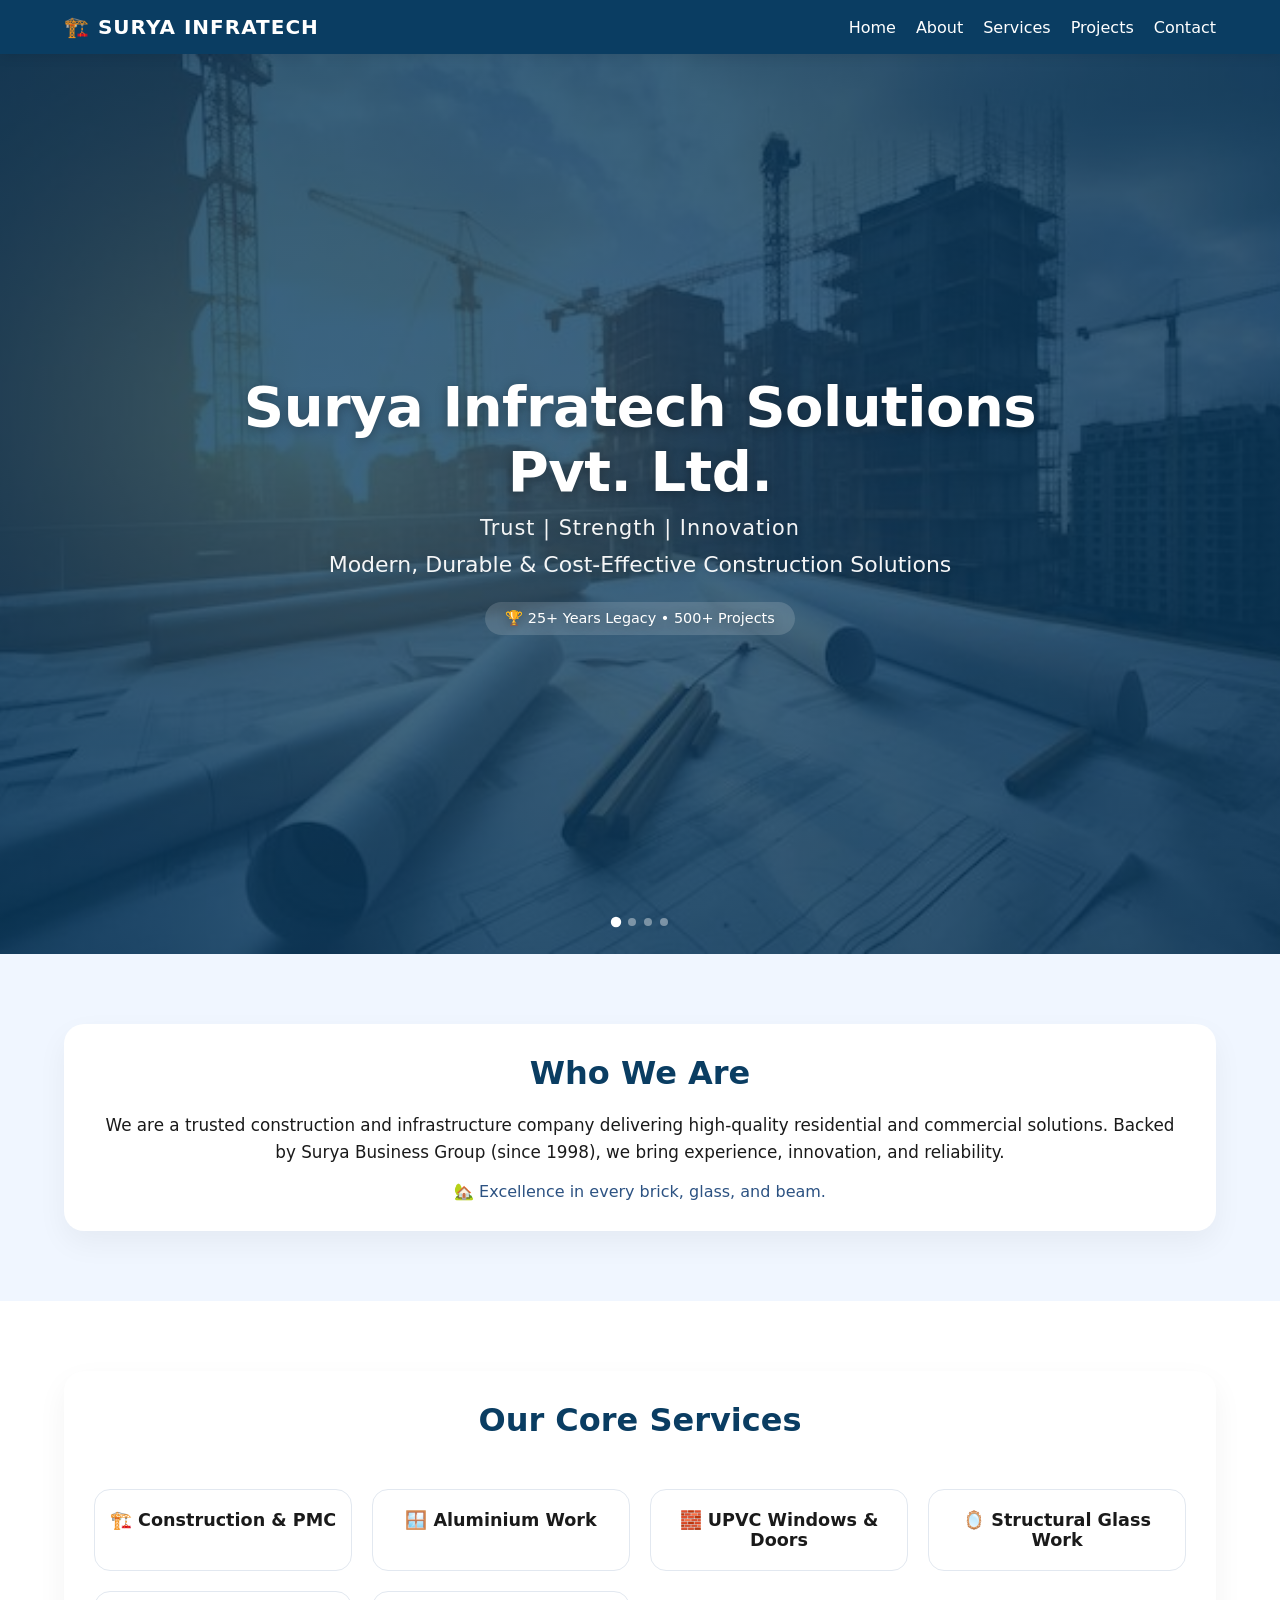
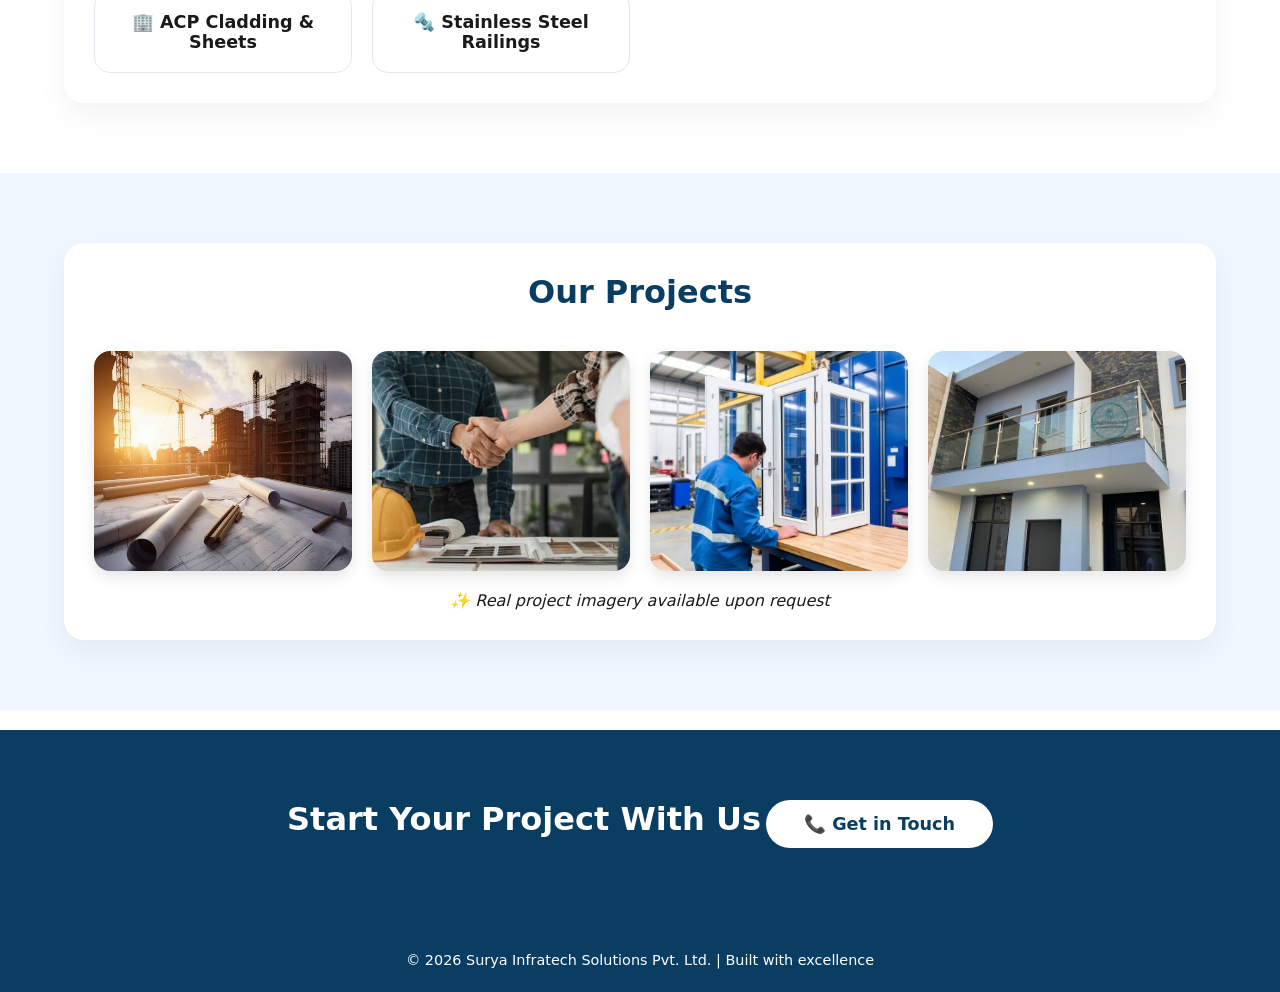
<file: index.html>
<!DOCTYPE html>
<html lang="en">
<head>
<meta charset="UTF-8">
<meta name="viewport" content="width=device-width, initial-scale=1.0, user-scalable=yes">
<title>Surya Infratech Solutions | Construction & Infrastructure</title>

<style>

* { margin: 0; padding: 0; box-sizing: border-box; }

body {
    font-family: 'Segoe UI', system-ui, -apple-system, sans-serif;
    background: #ffffff;
    color: #1a1a1a;
    overflow-x: hidden;
}

/* HEADER */
header {
    position: sticky;
    top: 0;
    background: #0A3D62;
    color: white;
    display: flex;
    justify-content: space-between;
    align-items: center;
    padding: 15px 5%;
    z-index: 1000;
    box-shadow: 0 2px 12px rgba(0,0,0,0.1);
}

.logo { font-size: 20px; font-weight: bold; letter-spacing: 1px; }

nav { display: flex; gap: 20px; }
nav a { color: white; text-decoration: none; font-weight: 500; transition: 0.2s; }
nav a:hover { color: #aad4ff; }

.menu-toggle {
    display: none;
    font-size: 26px;
    background: none;
    color: white;
    border: none;
    cursor: pointer;
}

/* =============================================
   HERO SECTION
   ============================================= */
.hero {
    position: relative;
    min-height: 100vh;
    display: flex;
    align-items: center;
    justify-content: center;
    text-align: center;
    padding: 40px 20px;
    overflow: hidden;
}

/* SLIDESHOW CONTAINER */
.hero-slideshow {
    position: absolute;
    inset: 0;
    z-index: 0;
    background-color: #0A3D62;
}

/* Each slide sits stacked and fades in/out */
.hero-slideshow .slide {
    position: absolute;
    inset: 0;
    background-size: cover;
    background-position: center;
    background-repeat: no-repeat;
    background-color: #0A3D62;
    opacity: 0;
}

/* DARK OVERLAY */
.hero-overlay {
    position: absolute;
    inset: 0;
    background: linear-gradient(135deg, rgba(10,61,98,0.82) 0%, rgba(10,61,98,0.75) 100%);
    z-index: 1;
}

/* HERO TEXT */
.hero-content {
    position: relative;
    z-index: 2;
    max-width: 900px;
    margin: 0 auto;
    color: white;
    text-shadow: 0 2px 12px rgba(0,0,0,0.3);
}

.hero-content h1 {
    font-size: clamp(32px, 6vw, 56px);
    font-weight: 700;
    margin-bottom: 12px;
    letter-spacing: -0.5px;
}

.hero-content p {
    font-size: clamp(16px, 2.5vw, 22px);
    margin-top: 12px;
    font-weight: 500;
    opacity: 0.95;
}

.hero-content p:first-of-type { font-size: 1.3rem; letter-spacing: 1px; }

.trust-badge {
    margin-top: 25px;
    font-weight: 500;
    background: rgba(255,255,255,0.15);
    display: inline-block;
    padding: 8px 20px;
    border-radius: 40px;
    font-size: 0.9rem;
    backdrop-filter: blur(4px);
}

/* SLIDE DOTS */
.slide-dots {
    position: absolute;
    bottom: 28px;
    left: 50%;
    transform: translateX(-50%);
    display: flex;
    gap: 8px;
    z-index: 3;
}

.slide-dots span {
    width: 8px;
    height: 8px;
    border-radius: 50%;
    background: rgba(255,255,255,0.4);
    display: block;
    transition: background 0.3s, transform 0.3s;
}

.slide-dots span.active {
    background: rgba(255,255,255,1);
    transform: scale(1.3);
}

/* SECTIONS */
section:not(.hero):not(.cta) {
    padding: 70px 5%;
    text-align: center;
}

.light { background: #f0f6ff; }

.card {
    background: white;
    padding: 30px;
    border-radius: 20px;
    max-width: 1200px;
    margin: 0 auto;
    box-shadow: 0 12px 30px rgba(0,0,0,0.05);
}

h2 {
    color: #0A3D62;
    margin-bottom: 20px;
    font-size: 2rem;
    display: inline-block;
}

/* SERVICES */
.services ul {
    display: grid;
    grid-template-columns: repeat(auto-fit, minmax(220px, 1fr));
    gap: 20px;
    list-style: none;
    margin-top: 30px;
}

.services li {
    background: #ffffff;
    padding: 20px 12px;
    border-radius: 16px;
    border: 1px solid #e2e8f0;
    font-weight: 600;
    font-size: 1.1rem;
    transition: all 0.2s ease;
}

.services li:hover {
    transform: translateY(-4px);
    border-color: #0A3D62;
    box-shadow: 0 12px 18px rgba(10,61,98,0.12);
}

/* GALLERY */
.gallery {
    display: grid;
    grid-template-columns: repeat(auto-fit, minmax(240px, 1fr));
    gap: 20px;
    margin-top: 20px;
}

.gallery img {
    width: 100%;
    height: 220px;
    object-fit: cover;
    border-radius: 16px;
    transition: all 0.3s;
    box-shadow: 0 6px 14px rgba(0,0,0,0.1);
}

.gallery img:hover {
    transform: scale(1.02);
    box-shadow: 0 15px 28px rgba(0,0,0,0.15);
}

/* CTA */
.cta {
    background: #0A3D62;
    color: white;
    text-align: center;
    padding: 70px 20px;
    margin-top: 20px;
}

.cta h2 { color: white; margin-bottom: 20px; }

.cta a {
    background: #ffffff;
    color: #0A3D62;
    padding: 14px 38px;
    border-radius: 40px;
    text-decoration: none;
    font-weight: bold;
    font-size: 1.1rem;
    display: inline-block;
    transition: 0.25s;
}

.cta a:hover { background: #FFD966; transform: scale(1.02); }

footer {
    background: #0A3D62;
    color: white;
    text-align: center;
    padding: 24px;
    font-size: 0.9rem;
}

/* SCROLL REVEAL */
section:not(.hero) {
    opacity: 0;
    transform: translateY(35px);
    transition: opacity 0.7s ease, transform 0.7s ease;
}

section.show { opacity: 1; transform: translateY(0); }

/* RESPONSIVE */
@media(max-width: 768px) {
    .menu-toggle { display: block; }

    nav {
        display: none;
        flex-direction: column;
        background: #0A3D62;
        width: 100%;
        text-align: center;
        position: absolute;
        top: 70px; left: 0;
        padding: 18px 0;
        gap: 18px;
        border-radius: 0 0 16px 16px;
        box-shadow: 0 12px 18px rgba(0,0,0,0.1);
        z-index: 999;
    }

    nav.active { display: flex; }
    header { flex-wrap: wrap; }
    .hero-content h1 { font-size: 2rem; }
    .hero-content p  { font-size: 1rem; }
    .gallery img { height: 180px; }
    .card { padding: 24px 16px; }
}

</style>
</head>

<body>

<header>
    <div class="logo">🏗️ SURYA INFRATECH</div>
    <button class="menu-toggle" aria-label="Menu">☰</button>
    <nav>
        <a href="#">Home</a>
        <a href="about.html">About</a>
        <a href="#">Services</a>
        <a href="#">Projects</a>
        <a href="contact.html">Contact</a>
    </nav>
</header>

<!-- HERO SECTION -->
<section class="hero">

    <!-- ✅ SLIDESHOW BACKGROUND
         Put your images in the "images/" folder.
         Add or remove <div class="slide"> lines as needed.
         The JS below will auto-handle timing for any number of slides.
    -->
    <div class="hero-slideshow" id="heroSlideshow">
        <div class="slide" style="background-image: url('images/image1.jpg');"></div>
        <div class="slide" style="background-image: url('images/image2.jpg');"></div>
        <div class="slide" style="background-image: url('images/image3.jpg');"></div>
        <div class="slide" style="background-image: url('images/image4.jpg');"></div>
        <!-- Add more slides here:
        <div class="slide" style="background-image: url('images/image5.jpg');"></div>
        -->
    </div>

    <!-- DARK OVERLAY -->
    <div class="hero-overlay"></div>

    <!-- HERO TEXT — unchanged -->
    <div class="hero-content">
        <h1>Surya Infratech Solutions Pvt. Ltd.</h1>
        <p>Trust | Strength | Innovation</p>
        <p>Modern, Durable & Cost-Effective Construction Solutions</p>
        <div class="trust-badge">🏆 25+ Years Legacy • 500+ Projects</div>
    </div>

    <!-- SLIDE INDICATOR DOTS (auto-generated by JS) -->
    <div class="slide-dots" id="slideDots"></div>

</section>

<!-- ABOUT -->
<section class="light">
    <div class="card">
        <h2>Who We Are</h2>
        <p style="line-height:1.6; font-size:1.05rem;">
            We are a trusted construction and infrastructure company delivering high-quality residential
            and commercial solutions. Backed by Surya Business Group (since 1998), we bring experience,
            innovation, and reliability.
        </p>
        <p style="margin-top:16px; color:#2c5282;">🏡 Excellence in every brick, glass, and beam.</p>
    </div>
</section>

<!-- SERVICES -->
<section>
    <div class="card services">
        <h2>Our Core Services</h2>
        <ul>
            <li>🏗️ Construction & PMC</li>
            <li>🪟 Aluminium Work</li>
            <li>🧱 UPVC Windows & Doors</li>
            <li>🪞 Structural Glass Work</li>
            <li>🏢 ACP Cladding & Sheets</li>
            <li>🔩 Stainless Steel Railings</li>
        </ul>
    </div>
</section>

<!-- GALLERY -->
<section class="light">
    <div class="card">
        <h2>Our Projects</h2>
        <div class="gallery">
            <img src="images/image1.jpg" alt="Modern Facade"
                 onerror="this.src='data:image/svg+xml,%3Csvg xmlns=%22http://www.w3.org/2000/svg%22 viewBox=%220 0 400 300%22%3E%3Crect width=%22400%22 height=%22300%22 fill=%22%2334495e%22/%3E%3Ctext x=%2250%25%22 y=%2250%25%22 font-size=%2218%22 fill=%22white%22 text-anchor=%22middle%22 dy=%22.3em%22%3EModern Facade%3C/text%3E%3C/svg%3E'">
            <img src="images/image2.jpg" alt="Aluminium Work"
                 onerror="this.src='data:image/svg+xml,%3Csvg xmlns=%22http://www.w3.org/2000/svg%22 viewBox=%220 0 400 300%22%3E%3Crect width=%22400%22 height=%22300%22 fill=%22%231e4a6e%22/%3E%3Ctext x=%2250%25%22 y=%2250%25%22 font-size=%2218%22 fill=%22white%22 text-anchor=%22middle%22 dy=%22.3em%22%3EAluminium Work%3C/text%3E%3C/svg%3E'">
            <img src="images/image3.jpg" alt="UPVC Windows"
                 onerror="this.src='data:image/svg+xml,%3Csvg xmlns=%22http://www.w3.org/2000/svg%22 viewBox=%220 0 400 300%22%3E%3Crect width=%22400%22 height=%22300%22 fill=%22%232a5f7a%22/%3E%3Ctext x=%2250%25%22 y=%2250%25%22 font-size=%2218%22 fill=%22white%22 text-anchor=%22middle%22 dy=%22.3em%22%3EUPVC Windows%3C/text%3E%3C/svg%3E'">
            <img src="images/image4.jpg" alt="Glass &amp; Railing"
                 onerror="this.src='data:image/svg+xml,%3Csvg xmlns=%22http://www.w3.org/2000/svg%22 viewBox=%220 0 400 300%22%3E%3Crect width=%22400%22 height=%22300%22 fill=%22%233d6e8c%22/%3E%3Ctext x=%2250%25%22 y=%2250%25%22 font-size=%2218%22 fill=%22white%22 text-anchor=%22middle%22 dy=%22.3em%22%3EGlass %26 Railing%3C/text%3E%3C/svg%3E'">
        </div>
        <p style="margin-top:20px; font-style:italic;">✨ Real project imagery available upon request</p>
    </div>
</section>

<!-- CTA -->
<section class="cta">
    <h2>Start Your Project With Us</h2>
    <a href="#">📞 Get in Touch</a>
</section>

<footer>
    <p>© 2026 Surya Infratech Solutions Pvt. Ltd. | Built with excellence</p>
</footer>

<script>
// ── Mobile Menu ──
const menuBtn = document.querySelector(".menu-toggle");
const navMenu = document.querySelector("nav");
if (menuBtn && navMenu) {
    menuBtn.addEventListener("click", (e) => {
        e.stopPropagation();
        navMenu.classList.toggle("active");
    });
    document.querySelectorAll("nav a").forEach(l => l.addEventListener("click", () => navMenu.classList.remove("active")));
    document.addEventListener("click", (e) => {
        if (!navMenu.contains(e.target) && !menuBtn.contains(e.target)) navMenu.classList.remove("active");
    });
}

// ── Scroll Reveal ──
const revealSections = () => {
    document.querySelectorAll("section:not(.hero)").forEach(sec => {
        if (sec.getBoundingClientRect().top < (window.innerHeight || document.documentElement.clientHeight) - 80) {
            sec.classList.add("show");
        }
    });
};
window.addEventListener("scroll", revealSections);
setTimeout(revealSections, 150);

// ── Hero Slideshow ──
(function () {
    const slides    = Array.from(document.querySelectorAll(".hero-slideshow .slide"));
    const dotsWrap  = document.getElementById("slideDots");
    const count     = slides.length;
    if (!count) return;

    const INTERVAL  = 5000;  // ms each slide stays visible (change to taste)
    const FADE      = 1000;  // ms fade transition

    // Build dots
    const dots = slides.map(() => {
        const d = document.createElement("span");
        dotsWrap.appendChild(d);
        return d;
    });

    // Apply CSS transition to each slide
    slides.forEach(s => {
        s.style.transition = `opacity ${FADE}ms ease-in-out`;
    });

    let current = 0;

    function showSlide(idx) {
        slides[current].style.opacity = "0";
        dots[current].classList.remove("active");
        current = idx;
        slides[current].style.opacity = "1";
        dots[current].classList.add("active");
    }

    // Show first slide immediately
    showSlide(0);

    // Auto-advance
    setInterval(() => {
        showSlide((current + 1) % count);
    }, INTERVAL);

    // Click dots to jump
    dots.forEach((dot, i) => {
        dot.style.cursor = "pointer";
        dot.addEventListener("click", () => showSlide(i));
    });

    console.log(`✅ Slideshow ready — ${count} slides, ${INTERVAL / 1000}s interval`);
})();
</script>

</body>
</html>
</file>
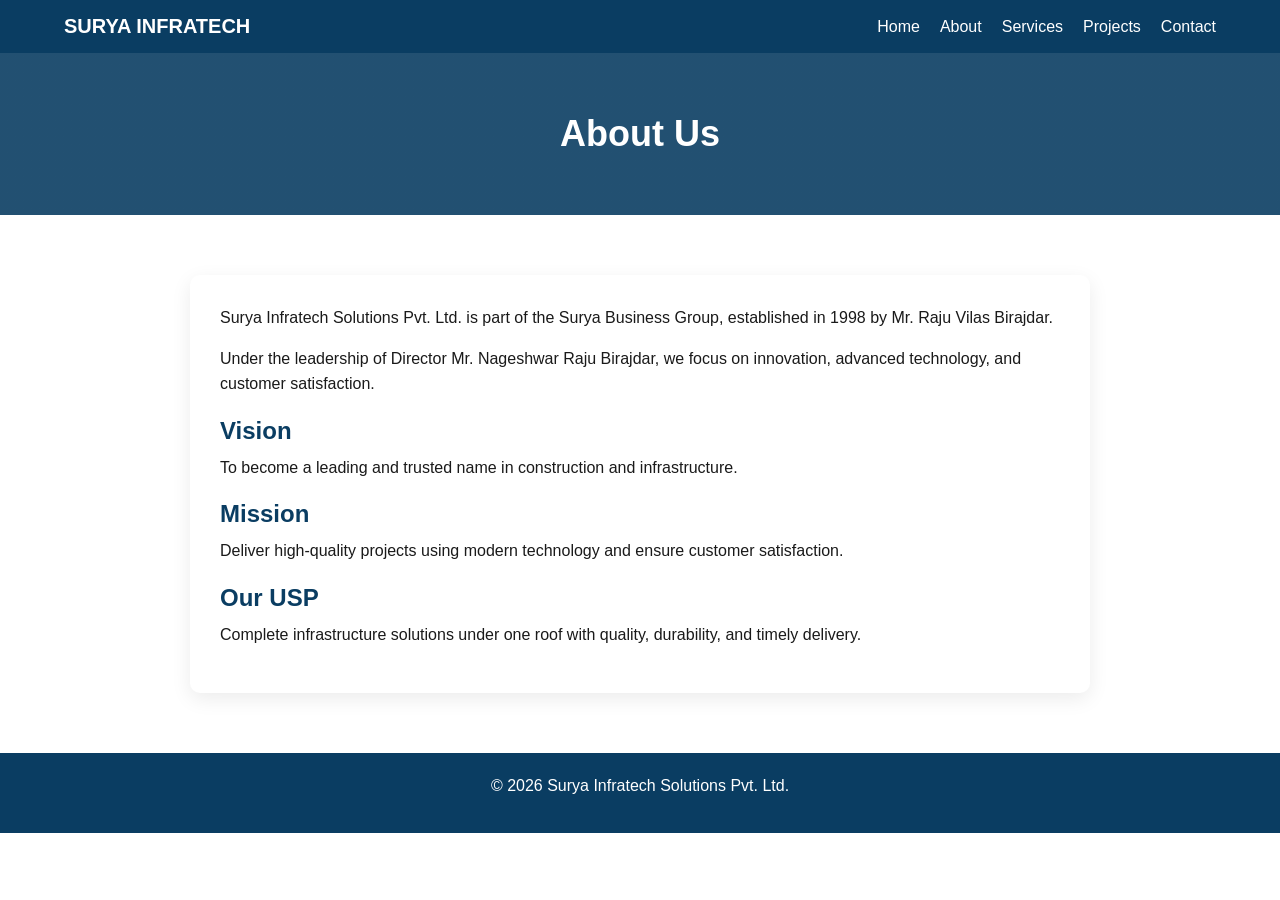
<file: about.html>
<!DOCTYPE html>
<html lang="en">
<head>
<meta charset="UTF-8">
<title>About - Surya Infratech</title>
<meta name="viewport" content="width=device-width, initial-scale=1.0">

<style>

/* RESET */
* {
    margin: 0;
    padding: 0;
    box-sizing: border-box;
}

/* BODY */
body {
    font-family: 'Segoe UI', sans-serif;
    background: #ffffff;
    color: #1a1a1a;
}

/* HEADER */
header {
    position: sticky;
    top: 0;
    background: #0A3D62;
    color: white;
    display: flex;
    justify-content: space-between;
    align-items: center;
    padding: 15px 5%;
}

.logo {
    font-size: 20px;
    font-weight: bold;
}

/* NAV */
nav {
    display: flex;
    gap: 20px;
}

nav a {
    color: white;
    text-decoration: none;
}

nav a:hover {
    color: #aad4ff;
}

/* MOBILE MENU */
.menu-toggle {
    display: none;
    font-size: 24px;
    background: none;
    color: white;
    border: none;
}

/* HERO (PAGE HEADER) */
.page-hero {
    background: linear-gradient(rgba(10,61,98,0.9), rgba(10,61,98,0.9));
    color: white;
    text-align: center;
    padding: 60px 20px;
}

.page-hero h1 {
    font-size: 36px;
}

/* SECTION */
section {
    padding: 60px 5%;
}

/* CARD */
.card {
    max-width: 900px;
    margin: auto;
    background: white;
    padding: 30px;
    border-radius: 10px;
    box-shadow: 0 6px 20px rgba(0,0,0,0.08);
}

/* HEADINGS */
h2 {
    color: #0A3D62;
    margin-top: 20px;
    margin-bottom: 10px;
}

/* TEXT */
p {
    margin-bottom: 15px;
    line-height: 1.6;
}

/* FOOTER */
footer {
    background: #0A3D62;
    color: white;
    text-align: center;
    padding: 20px;
}

/* MOBILE */
@media(max-width:768px){

    .menu-toggle {
        display: block;
    }

    nav {
        display: none;
        flex-direction: column;
        background: #0A3D62;
        width: 100%;
        text-align: center;
        margin-top: 10px;
    }

    nav.active {
        display: flex;
    }

    header {
        flex-wrap: wrap;
    }

}

</style>
</head>

<body>

<header>
    <div class="logo">SURYA INFRATECH</div>

    <button class="menu-toggle">☰</button>

    <nav>
        <a href="index.html">Home</a>
        <a href="about.html">About</a>
        <a href="services.html">Services</a>
        <a href="projects.html">Projects</a>
        <a href="contact.html">Contact</a>
    </nav>
</header>

<!-- PAGE TITLE -->
<section class="page-hero">
    <h1>About Us</h1>
</section>

<!-- ABOUT CONTENT -->
<section>
    <div class="card">

        <p>
        Surya Infratech Solutions Pvt. Ltd. is part of the Surya Business Group, established in 1998 by Mr. Raju Vilas Birajdar.
        </p>

        <p>
        Under the leadership of Director Mr. Nageshwar Raju Birajdar, we focus on innovation, advanced technology, and customer satisfaction.
        </p>

        <h2>Vision</h2>
        <p>
        To become a leading and trusted name in construction and infrastructure.
        </p>

        <h2>Mission</h2>
        <p>
        Deliver high-quality projects using modern technology and ensure customer satisfaction.
        </p>

        <h2>Our USP</h2>
        <p>
        Complete infrastructure solutions under one roof with quality, durability, and timely delivery.
        </p>

    </div>
</section>

<footer>
    <p>© 2026 Surya Infratech Solutions Pvt. Ltd.</p>
</footer>

<script>

// MOBILE MENU
document.querySelector(".menu-toggle").onclick = function(){
    document.querySelector("nav").classList.toggle("active");
};

</script>

</body>
</html>
</file>
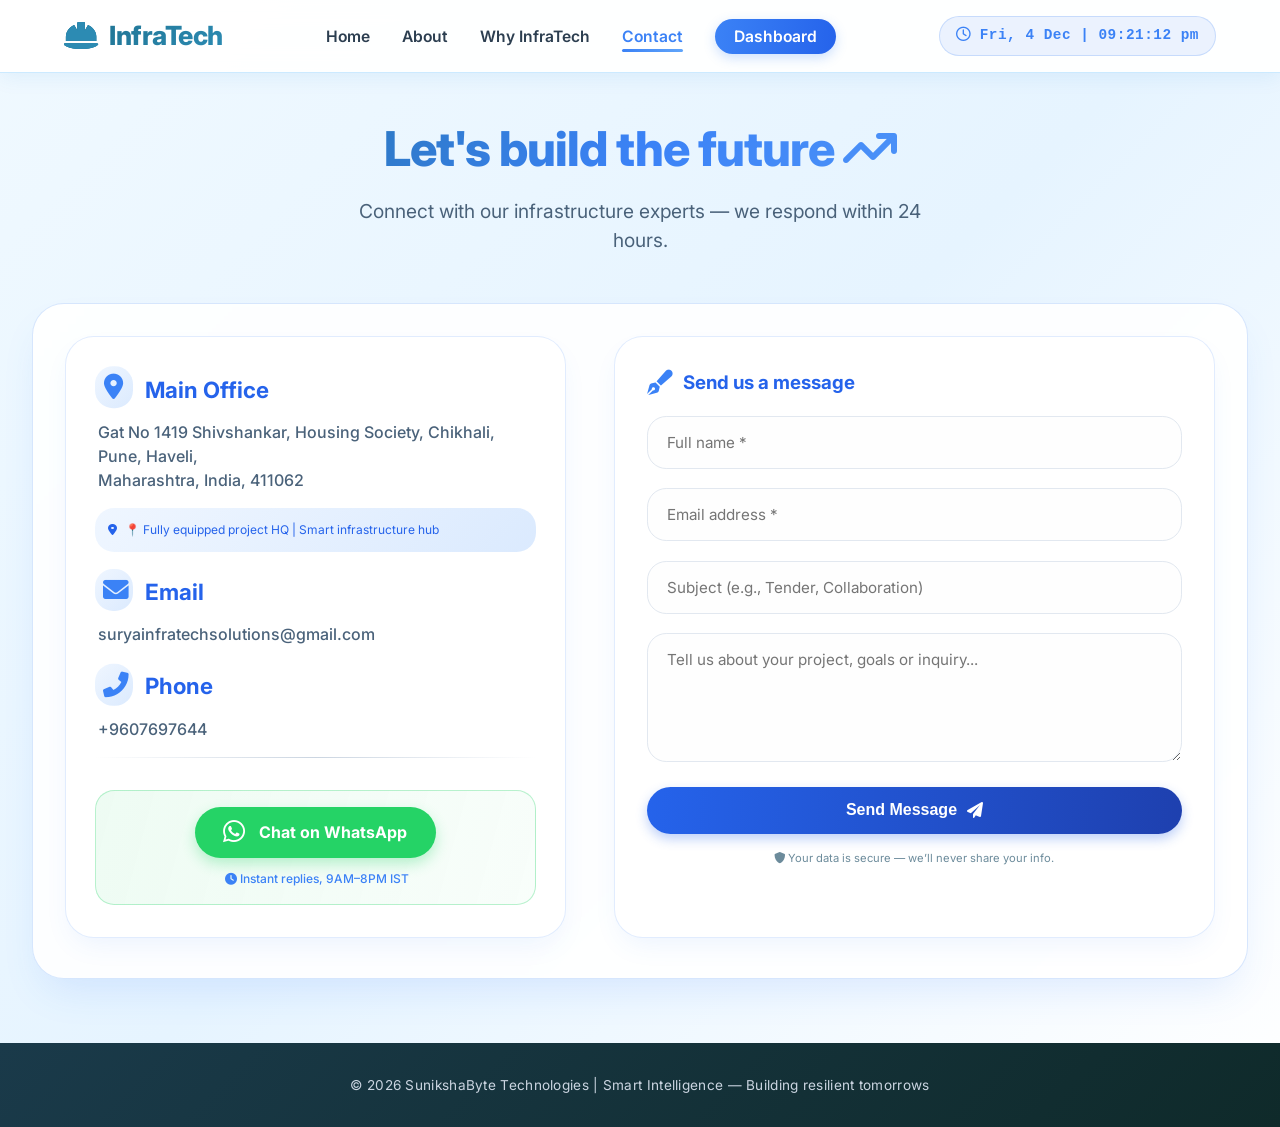
<file: contact.html>
<!DOCTYPE html>
<html lang="en">
<head>
    <meta charset="UTF-8">
    <meta name="viewport" content="width=device-width, initial-scale=1.0, user-scalable=yes">
    <title>InfraTech | Contact & Connect</title>
    <!-- Google Fonts + Font Awesome -->
    <link href="https://fonts.googleapis.com/css2?family=Inter:opsz,wght@14..32,300;14..32,400;14..32,600;14..32,700;14..32,800&display=swap" rel="stylesheet">
    <link rel="stylesheet" href="https://cdnjs.cloudflare.com/ajax/libs/font-awesome/6.0.0-beta3/css/all.min.css">
    <!-- AOS Library (Animate on Scroll) -->
    <link href="https://unpkg.com/aos@2.3.1/dist/aos.css" rel="stylesheet">
    <style>
        * {
            margin: 0;
            padding: 0;
            box-sizing: border-box;
        }

        body {
            font-family: 'Inter', sans-serif;
            background: linear-gradient(135deg, #f0f9ff 0%, #e6f4ff 50%, #ffffff 100%);
            color: #1e2a3e;
            line-height: 1.5;
            overflow-x: hidden;
        }

        /* modern navbar with glass morphism - sky blue theme */
        .navbar {
            display: flex;
            justify-content: space-between;
            align-items: center;
            padding: 1rem 5%;
            background: rgba(255, 255, 255, 0.95);
            backdrop-filter: blur(12px);
            box-shadow: 0 4px 20px rgba(0, 120, 200, 0.08);
            position: sticky;
            top: 0;
            z-index: 1000;
            transition: all 0.3s ease;
            border-bottom: 1px solid rgba(0, 150, 255, 0.2);
        }

        .logo {
            display: flex;
            align-items: center;
            gap: 12px;
            font-size: 1.65rem;
            font-weight: 800;
            letter-spacing: -0.02em;
            background: linear-gradient(135deg, #1e6f8c, #2c8bb3);
            -webkit-background-clip: text;
            background-clip: text;
            color: transparent;
        }

        .logo i {
            background: linear-gradient(145deg, #1e6f8c, #2c8bb3);
            -webkit-background-clip: text;
            background-clip: text;
            color: #2c8bb3;
            font-size: 1.9rem;
        }

        .nav-links {
            display: flex;
            gap: 2rem;
            list-style: none;
            align-items: center;
        }

        .nav-links a {
            text-decoration: none;
            font-weight: 600;
            color: #2c3e50;
            transition: 0.25s ease;
            font-size: 0.98rem;
            position: relative;
        }

        .nav-links a:not(.btn-dashboard):after {
            content: '';
            position: absolute;
            bottom: -6px;
            left: 0;
            width: 0%;
            height: 2.5px;
            background: linear-gradient(90deg, #3b82f6, #60a5fa);
            transition: width 0.3s ease;
            border-radius: 4px;
        }

        .nav-links a:hover:after,
        .nav-links a.active:after {
            width: 100%;
        }

        .nav-links a.active {
            color: #3b82f6;
        }

        .btn-dashboard {
            background: linear-gradient(95deg, #3b82f6, #2563eb);
            padding: 0.5rem 1.2rem;
            border-radius: 40px;
            color: white !important;
            box-shadow: 0 4px 12px rgba(59, 130, 246, 0.25);
            transition: transform 0.2s, box-shadow 0.2s;
        }

        .btn-dashboard:hover {
            transform: translateY(-2px);
            box-shadow: 0 8px 20px rgba(59, 130, 246, 0.35);
        }

        .live-clock {
            background: rgba(59, 130, 246, 0.1);
            padding: 0.5rem 1rem;
            border-radius: 60px;
            font-family: monospace;
            font-weight: 600;
            font-size: 0.9rem;
            color: #3b82f6;
            letter-spacing: 0.5px;
            backdrop-filter: blur(4px);
            border: 1px solid rgba(59, 130, 246, 0.2);
        }

        /* page container */
        .page-container {
            max-width: 1280px;
            margin: 2.5rem auto;
            padding: 0 2rem;
        }

        .page-header {
            text-align: center;
            margin-bottom: 3rem;
        }

        .page-header h1 {
            font-size: 3rem;
            font-weight: 800;
            background: linear-gradient(125deg, #1e6f8c, #3b82f6, #60a5fa);
            -webkit-background-clip: text;
            background-clip: text;
            color: transparent;
            letter-spacing: -0.02em;
            animation: fadeSlideUp 0.7s ease-out;
        }

        .page-header p {
            font-size: 1.2rem;
            color: #4a627a;
            margin-top: 0.8rem;
            max-width: 600px;
            margin-left: auto;
            margin-right: auto;
            animation: fadeSlideUp 0.7s 0.1s backwards;
        }

        /* contact grid modern - sky blue theme */
        .contact-grid {
            display: grid;
            grid-template-columns: 1fr 1.2fr;
            gap: 3rem;
            background: rgba(255, 255, 255, 0.9);
            backdrop-filter: blur(2px);
            border-radius: 2rem;
            padding: 2rem 2rem 2.5rem;
            box-shadow: 0 20px 40px -12px rgba(59, 130, 246, 0.15);
            border: 1px solid rgba(59, 130, 246, 0.2);
            transition: all 0.3s;
        }

        /* left side - professional info cards */
        .contact-info {
            background: white;
            border-radius: 1.8rem;
            padding: 2rem 1.8rem;
            box-shadow: 0 12px 28px -8px rgba(59, 130, 246, 0.1);
            transition: transform 0.4s ease, box-shadow 0.4s ease;
            border: 1px solid rgba(59, 130, 246, 0.15);
            position: relative;
            overflow: hidden;
        }

        .contact-info::before {
            content: '';
            position: absolute;
            top: 0;
            left: 0;
            right: 0;
            height: 4px;
            background: linear-gradient(90deg, #3b82f6, #60a5fa, #93c5fd);
            border-radius: 1.8rem 1.8rem 0 0;
            transform: scaleX(0);
            transition: transform 0.4s ease;
        }

        .contact-info:hover::before {
            transform: scaleX(1);
        }

        .contact-info:hover {
            transform: translateY(-6px);
            box-shadow: 0 24px 40px -12px rgba(59, 130, 246, 0.2);
            border-color: rgba(59, 130, 246, 0.3);
        }

        .contact-info h3 {
            font-size: 1.4rem;
            margin: 1.2rem 0 0.6rem 0;
            display: flex;
            align-items: center;
            gap: 12px;
            color: #2563eb;
        }

        .contact-info h3:first-of-type {
            margin-top: 0;
        }

        .contact-info h3 i {
            font-size: 1.6rem;
            color: #3b82f6;
            background: linear-gradient(135deg, #eff6ff, #dbeafe);
            padding: 8px;
            border-radius: 18px;
            width: 2.4rem;
            text-align: center;
            transition: transform 0.3s ease;
        }

        .contact-info h3:hover i {
            transform: scale(1.1) rotate(5deg);
        }

        .contact-info p {
            color: #4a627a;
            line-height: 1.5;
            margin-left: 0.2rem;
            font-weight: 500;
        }

        /* whatsapp button */
        .whatsapp-direct {
            margin-top: 2rem;
            background: linear-gradient(105deg, rgba(37, 211, 102, 0.08), rgba(37, 211, 102, 0.03));
            border-radius: 1.2rem;
            padding: 1rem;
            text-align: center;
            border: 1px solid rgba(37, 211, 102, 0.3);
            transition: 0.25s;
        }

        .whatsapp-btn {
            display: inline-flex;
            align-items: center;
            gap: 14px;
            background: #25D366;
            padding: 0.8rem 1.8rem;
            border-radius: 60px;
            text-decoration: none;
            font-weight: 700;
            color: white;
            font-size: 1rem;
            transition: all 0.3s ease;
            box-shadow: 0 6px 14px rgba(37, 211, 102, 0.3);
        }

        .whatsapp-btn i {
            font-size: 1.6rem;
            transition: transform 0.3s ease;
        }

        .whatsapp-btn:hover {
            transform: translateY(-3px) scale(1.02);
            background: #20b859;
            box-shadow: 0 12px 24px rgba(37, 211, 102, 0.4);
        }

        .whatsapp-btn:hover i {
            transform: scale(1.1);
        }

        /* form styling - sky blue theme */
        .contact-form {
            background: white;
            border-radius: 1.8rem;
            padding: 2rem 2rem;
            box-shadow: 0 12px 28px -8px rgba(59, 130, 246, 0.1);
            transition: transform 0.4s ease, box-shadow 0.4s ease;
            border: 1px solid rgba(59, 130, 246, 0.15);
            position: relative;
        }

        .contact-form::before {
            content: '';
            position: absolute;
            top: 0;
            left: 0;
            right: 0;
            height: 4px;
            background: linear-gradient(90deg, #3b82f6, #60a5fa, #93c5fd);
            border-radius: 1.8rem 1.8rem 0 0;
            transform: scaleX(0);
            transition: transform 0.4s ease;
        }

        .contact-form:hover::before {
            transform: scaleX(1);
        }

        .contact-form:hover {
            transform: translateY(-4px);
            box-shadow: 0 20px 35px -12px rgba(59, 130, 246, 0.2);
        }

        .contact-form input,
        .contact-form textarea {
            width: 100%;
            padding: 1rem 1.2rem;
            margin-bottom: 1.2rem;
            border: 1.5px solid #e2e8f0;
            border-radius: 1.2rem;
            font-family: 'Inter', sans-serif;
            font-size: 0.95rem;
            transition: all 0.3s ease;
            background: #fefefe;
        }

        .contact-form input:focus,
        .contact-form textarea:focus {
            outline: none;
            border-color: #3b82f6;
            box-shadow: 0 0 0 4px rgba(59, 130, 246, 0.15);
            transform: translateY(-2px);
        }

        .cta-button {
            background: linear-gradient(95deg, #2563eb, #1e40af);
            border: none;
            padding: 0.9rem 1.8rem;
            border-radius: 60px;
            font-weight: 700;
            font-size: 1rem;
            color: white;
            display: inline-flex;
            align-items: center;
            gap: 10px;
            cursor: pointer;
            transition: all 0.3s ease;
            width: 100%;
            justify-content: center;
            box-shadow: 0 5px 12px rgba(37, 99, 235, 0.3);
            position: relative;
            overflow: hidden;
        }

        .cta-button::before {
            content: '';
            position: absolute;
            top: 50%;
            left: 50%;
            width: 0;
            height: 0;
            border-radius: 50%;
            background: rgba(255, 255, 255, 0.3);
            transform: translate(-50%, -50%);
            transition: width 0.6s, height 0.6s;
        }

        .cta-button:hover::before {
            width: 300px;
            height: 300px;
        }

        .cta-button:hover {
            transform: translateY(-3px);
            box-shadow: 0 12px 24px rgba(37, 99, 235, 0.4);
        }

        .form-feedback {
            margin-top: 1rem;
            font-size: 0.85rem;
            text-align: center;
            font-weight: 500;
            transition: all 0.2s;
        }

        footer {
            text-align: center;
            padding: 2rem;
            background: linear-gradient(135deg, #1a3a4a, #0f2a2a);
            color: #cbd5e1;
            margin-top: 4rem;
            font-size: 0.85rem;
            letter-spacing: 0.3px;
        }

        /* animations */
        @keyframes fadeSlideUp {
            from {
                opacity: 0;
                transform: translateY(28px);
            }
            to {
                opacity: 1;
                transform: translateY(0);
            }
        }

        @keyframes pulseGlow {
            0%, 100% {
                box-shadow: 0 0 0 0 rgba(59, 130, 246, 0.4);
            }
            50% {
                box-shadow: 0 0 0 8px rgba(59, 130, 246, 0);
            }
        }

        /* responsive */
        @media (max-width: 900px) {
            .contact-grid {
                grid-template-columns: 1fr;
                gap: 2rem;
                padding: 1.5rem;
            }
            .navbar {
                flex-wrap: wrap;
                gap: 0.8rem;
                justify-content: center;
            }
            .nav-links {
                flex-wrap: wrap;
                justify-content: center;
                gap: 1rem;
            }
            .page-header h1 {
                font-size: 2.3rem;
            }
        }

        /* custom map marker style */
        .office-map-mock {
            margin-top: 1rem;
            background: linear-gradient(135deg, #eff6ff, #dbeafe);
            border-radius: 1.2rem;
            padding: 0.8rem;
            font-size: 0.75rem;
            display: flex;
            align-items: center;
            gap: 8px;
            color: #2563eb;
            transition: transform 0.3s ease;
        }

        .office-map-mock:hover {
            transform: translateX(5px);
        }

        hr {
            margin: 1rem 0;
            border: 0;
            height: 1px;
            background: linear-gradient(90deg, transparent, #cbd5e1, transparent);
        }

        /* floating animation for icons */
        @keyframes float {
            0%, 100% {
                transform: translateY(0px);
            }
            50% {
                transform: translateY(-5px);
            }
        }

        .page-header i {
            animation: float 3s ease-in-out infinite;
            display: inline-block;
        }
    </style>
</head>
<body>

<nav class="navbar">
    <div class="logo">
        <i class="fas fa-hard-hat"></i>
        <span>InfraTech</span>
    </div>
    <ul class="nav-links">
        <li><a href="index.html">Home</a></li>
        <li><a href="about.html">About</a></li>
        <li><a href="why.html">Why InfraTech</a></li>
        <li><a href="contact.html" class="active">Contact</a></li>
        <li><a href="dashboard.html" class="btn-dashboard">Dashboard</a></li>
    </ul>
    <div class="live-clock" id="liveClock"></div>
</nav>

<main class="page-container">
    <section class="page-header" data-aos="fade-up" data-aos-duration="700">
        <h1>Let's build the future <i class="fas fa-arrow-trend-up"></i></h1>
        <p>Connect with our infrastructure experts — we respond within 24 hours.</p>
    </section>

    <div class="contact-grid">
        <!-- LEFT: Professional contact info + WhatsApp direct -->
        <div class="contact-info" data-aos="fade-right" data-aos-delay="150">
            <h3><i class="fas fa-map-marker-alt"></i> Main Office</h3>
            <p>Gat No 1419 Shivshankar, Housing Society, Chikhali, Pune, Haveli,<br>Maharashtra, India, 411062</p>
            <div class="office-map-mock">
                <i class="fas fa-location-dot"></i> <span>📍 Fully equipped project HQ | Smart infrastructure hub</span>
            </div>
            
            <h3><i class="fas fa-envelope"></i> Email</h3>
            <p>suryainfratechsolutions@gmail.com</p>
            
            <h3><i class="fas fa-phone-alt"></i> Phone</h3>
            <p>+9607697644</p>
            
            <hr>
            <!-- WhatsApp direct integration -->
            <div class="whatsapp-direct">
                <a href="https://wa.me/9607697644?text=Hello%20InfraTech%2C%20I%27m%20interested%20in%20your%20infrastructure%20services%20and%20would%20like%20to%20discuss%20a%20project." 
                   target="_blank" 
                   rel="noopener noreferrer" 
                   class="whatsapp-btn">
                    <i class="fab fa-whatsapp"></i> Chat on WhatsApp
                </a>
                <p style="font-size: 0.75rem; margin-top: 12px; color:#3b82f6;"><i class="fas fa-clock"></i> Instant replies, 9AM–8PM IST</p>
            </div>
        </div>

        <!-- RIGHT: Dynamic form with animation and toast feedback -->
        <form id="contactForm" class="contact-form" data-aos="fade-left" data-aos-delay="200">
            <div style="display: flex; align-items: center; gap: 10px; margin-bottom: 1.2rem;">
                <i class="fas fa-pen-fancy" style="color:#3b82f6; font-size: 1.6rem;"></i>
                <h3 style="color: #2563eb; margin:0;">Send us a message</h3>
            </div>
            <input type="text" id="name" placeholder="Full name *" required>
            <input type="email" id="email" placeholder="Email address *" required>
            <input type="text" id="subject" placeholder="Subject (e.g., Tender, Collaboration)">
            <textarea id="message" rows="5" placeholder="Tell us about your project, goals or inquiry..." required></textarea>
            <button type="submit" class="cta-button" id="submitBtn">
                <span>Send Message</span> <i class="fas fa-paper-plane"></i>
            </button>
            <div id="formFeedback" class="form-feedback"></div>
            <p style="font-size: 0.7rem; text-align: center; margin-top: 1rem; color: #6c8b9b;"><i class="fas fa-shield-alt"></i> Your data is secure — we’ll never share your info.</p>
        </form>
    </div>
</main>

<footer>
    <p>&copy; 2026 SunikshaByte Technologies | Smart Intelligence — Building resilient tomorrows</p>
</footer>

<!-- AOS + GSAP for extra micro interactions -->
<script src="https://unpkg.com/aos@2.3.1/dist/aos.js"></script>
<script src="https://cdnjs.cloudflare.com/ajax/libs/gsap/3.12.5/gsap.min.js"></script>

<script>
    // Live Clock update
    function updateClock() {
        const now = new Date();
        const options = { timeZone: 'Asia/Kolkata', hour12: true, hour: '2-digit', minute: '2-digit', second: '2-digit' };
        let timeStr = now.toLocaleTimeString('en-IN', options);
        const day = now.toLocaleDateString('en-IN', { weekday: 'short', day: 'numeric', month: 'short' });
        document.getElementById('liveClock').innerHTML = `<i class="far fa-clock"></i> ${day} | ${timeStr}`;
    }
    updateClock();
    setInterval(updateClock, 1000);

    // AOS init
    AOS.init({
        duration: 800,
        once: true,
        offset: 80,
        easing: 'ease-out-quad',
    });

    // GSAP entrance animations
    gsap.fromTo(".contact-info", 
        { opacity: 0, x: -40, rotationY: -10 },
        { opacity: 1, x: 0, rotationY: 0, duration: 0.8, ease: "power2.out", delay: 0.2 }
    );
    gsap.fromTo(".contact-form", 
        { opacity: 0, x: 40, rotationY: 10 },
        { opacity: 1, x: 0, rotationY: 0, duration: 0.8, ease: "power2.out", delay: 0.3 }
    );
    
    // Animate page header elements
    gsap.fromTo(".page-header h1", 
        { opacity: 0, y: -30 },
        { opacity: 1, y: 0, duration: 0.6, ease: "backOut", delay: 0.1 }
    );
    gsap.fromTo(".page-header p", 
        { opacity: 0, y: 20 },
        { opacity: 1, y: 0, duration: 0.6, delay: 0.2 }
    );
    
    // WhatsApp button hover animation
    const waBtn = document.querySelector('.whatsapp-btn');
    if(waBtn) {
        waBtn.addEventListener('mouseenter', () => {
            gsap.to(waBtn, { scale: 1.03, duration: 0.2, ease: "backOut" });
        });
        waBtn.addEventListener('mouseleave', () => {
            gsap.to(waBtn, { scale: 1, duration: 0.2 });
        });
    }

    // Form handling with enhanced animations
    const contactForm = document.getElementById('contactForm');
    const feedbackDiv = document.getElementById('formFeedback');
    const submitBtn = document.getElementById('submitBtn');

    contactForm.addEventListener('submit', async (e) => {
        e.preventDefault();
        
        const name = document.getElementById('name').value.trim();
        const email = document.getElementById('email').value.trim();
        const subject = document.getElementById('subject').value.trim() || "New inquiry from InfraTech contact";
        const message = document.getElementById('message').value.trim();
        
        if(!name || !email || !message) {
            feedbackDiv.innerHTML = '<span style="color:#dc2626; background:#fee2e2; padding: 10px 18px; border-radius: 60px; display:inline-block;"><i class="fas fa-exclamation-triangle"></i> Please fill all required fields (*)</span>';
            gsap.fromTo(feedbackDiv, { opacity: 0, y: 10, scale: 0.9 }, { opacity: 1, y: 0, scale: 1, duration: 0.4, ease: "backOut" });
            setTimeout(() => {
                if(feedbackDiv.innerHTML.includes('required')) {
                    gsap.to(feedbackDiv, { opacity: 0, duration: 0.5, delay: 2.5, onComplete: () => feedbackDiv.innerHTML = '' });
                }
            }, 3000);
            return;
        }
        
        const emailPattern = /^[^\s@]+@([^\s@]+\.)+[^\s@]+$/;
        if(!emailPattern.test(email)) {
            feedbackDiv.innerHTML = '<span style="color:#dc2626; background:#fee2e2; padding: 10px 18px; border-radius: 60px; display:inline-block;"><i class="fas fa-envelope-open-text"></i> Enter a valid email address.</span>';
            gsap.fromTo(feedbackDiv, { opacity: 0, y: 10, scale: 0.9 }, { opacity: 1, y: 0, scale: 1, duration: 0.3 });
            setTimeout(() => {
                if(feedbackDiv.innerHTML.includes('valid email')) gsap.to(feedbackDiv, { opacity: 0, duration: 0.5, delay: 2, onComplete: () => feedbackDiv.innerHTML = '' });
            }, 2500);
            return;
        }
        
        const originalBtnText = submitBtn.innerHTML;
        submitBtn.innerHTML = '<i class="fas fa-spinner fa-pulse"></i> Sending...';
        submitBtn.disabled = true;
        
        setTimeout(() => {
            feedbackDiv.innerHTML = `<span style="background:#dbeafe; color:#1e40af; padding: 12px 24px; border-radius: 50px; display:inline-block; font-weight:600;"><i class="fas fa-check-circle"></i> Thanks ${name}! Our team will reach out shortly.</span>`;
            gsap.fromTo(feedbackDiv, { scale: 0.8, opacity: 0 }, { scale: 1, opacity: 1, duration: 0.5, ease: "backOut" });
            
            contactForm.reset();
            submitBtn.innerHTML = originalBtnText;
            submitBtn.disabled = false;
            
            setTimeout(() => {
                gsap.to(feedbackDiv, { opacity: 0, duration: 0.6, onComplete: () => feedbackDiv.innerHTML = '' });
            }, 5500);
        }, 1200);
    });
    
    // Form input focus animations
    const inputs = document.querySelectorAll('.contact-form input, .contact-form textarea');
    inputs.forEach(input => {
        input.addEventListener('focus', () => {
            gsap.to(input, { scale: 1.02, duration: 0.2, borderColor: "#3b82f6", ease: "power1.out" });
        });
        input.addEventListener('blur', () => {
            gsap.to(input, { scale: 1, borderColor: "#e2e8f0", duration: 0.2 });
        });
    });
    
    // Phone number copy with animation
    const phoneP = document.querySelector('.contact-info p:nth-of-type(3)');
    if(phoneP) {
        phoneP.style.cursor = 'pointer';
        phoneP.addEventListener('click', () => {
            navigator.clipboard.writeText('+9607697644');
            gsap.to(phoneP, { scale: 1.05, duration: 0.2, yoyo: true, repeat: 1 });
            const tempToast = document.createElement('div');
            tempToast.innerText = '📞 Phone copied!';
            tempToast.style.position = 'fixed';
            tempToast.style.bottom = '20px';
            tempToast.style.left = '50%';
            tempToast.style.transform = 'translateX(-50%)';
            tempToast.style.background = '#2563eb';
            tempToast.style.color = '#fff';
            tempToast.style.padding = '10px 24px';
            tempToast.style.borderRadius = '50px';
            tempToast.style.fontSize = '0.85rem';
            tempToast.style.zIndex = '9999';
            tempToast.style.fontWeight = '600';
            tempToast.style.boxShadow = '0 4px 15px rgba(0,0,0,0.2)';
            document.body.appendChild(tempToast);
            setTimeout(() => tempToast.remove(), 1800);
        });
    }
    
    // Email copy with animation
    const emailP = document.querySelector('.contact-info p:nth-of-type(2)');
    if(emailP) {
        emailP.style.cursor = 'pointer';
        emailP.addEventListener('click', () => {
            navigator.clipboard.writeText('suryainfratechsolutions@gmail.com');
            gsap.to(emailP, { scale: 1.05, duration: 0.2, yoyo: true, repeat: 1 });
            const toastMsg = document.createElement('div');
            toastMsg.innerText = '✉️ Email copied to clipboard';
            toastMsg.style.cssText = 'position:fixed; bottom:25px; left:50%; transform:translateX(-50%); background:#3b82f6; color:white; padding:10px 24px; border-radius:50px; font-size:0.85rem; z-index:9999; font-weight:600; box-shadow:0 4px 15px rgba(0,0,0,0.2);';
            document.body.appendChild(toastMsg);
            setTimeout(() => toastMsg.remove(), 1800);
        });
    }

    // Navbar scroll effect
    window.addEventListener('scroll', () => {
        const nav = document.querySelector('.navbar');
        if(window.scrollY > 50) {
            gsap.to(nav, { background: 'rgba(255, 255, 255, 0.98)', backdropFilter: 'blur(20px)', duration: 0.3 });
        } else {
            gsap.to(nav, { background: 'rgba(255, 255, 255, 0.95)', backdropFilter: 'blur(12px)', duration: 0.3 });
        }
    });

    // Add floating animation to contact icons
    const contactIcons = document.querySelectorAll('.contact-info h3 i');
    contactIcons.forEach(icon => {
        gsap.to(icon, { 
            y: -3, 
            duration: 2, 
            repeat: -1, 
            yoyo: true, 
            ease: "sine.inOut",
            delay: Math.random() * 1
        });
    });
</script>
</body>
</html>
</file>
